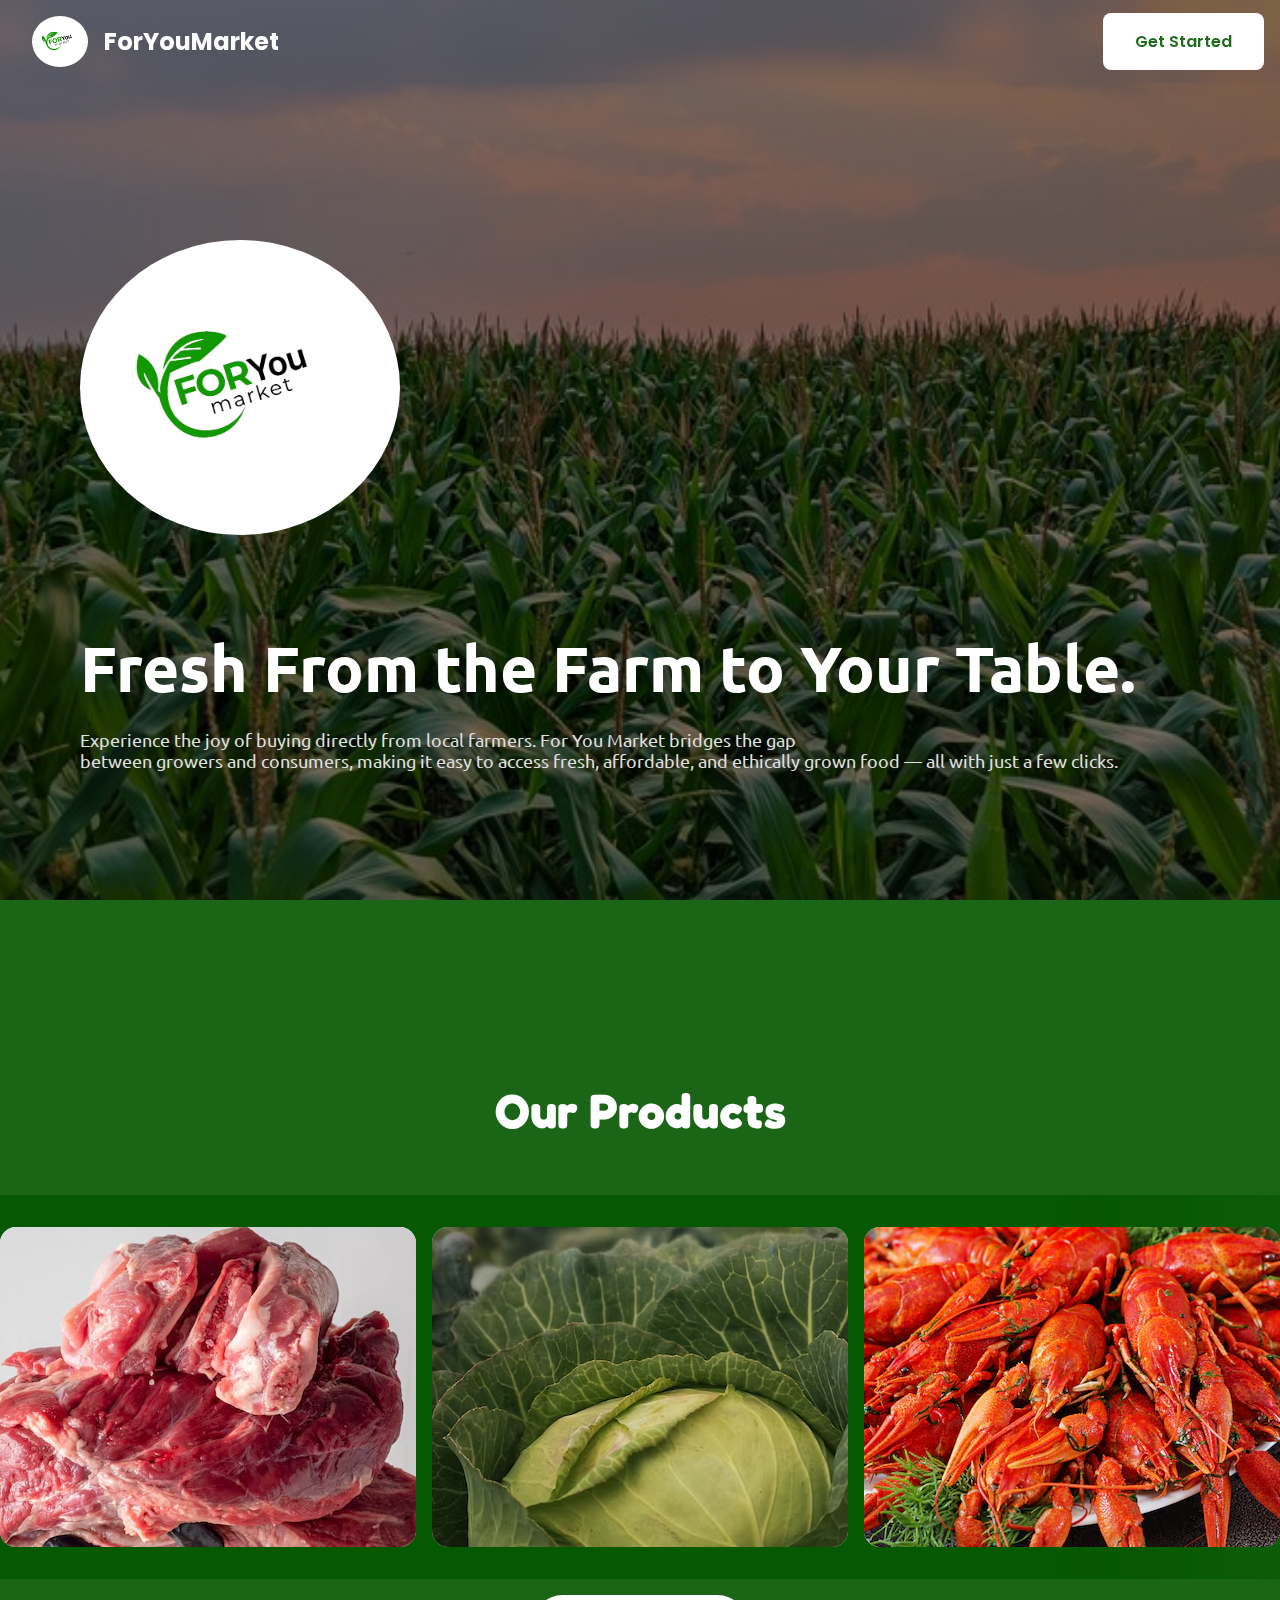
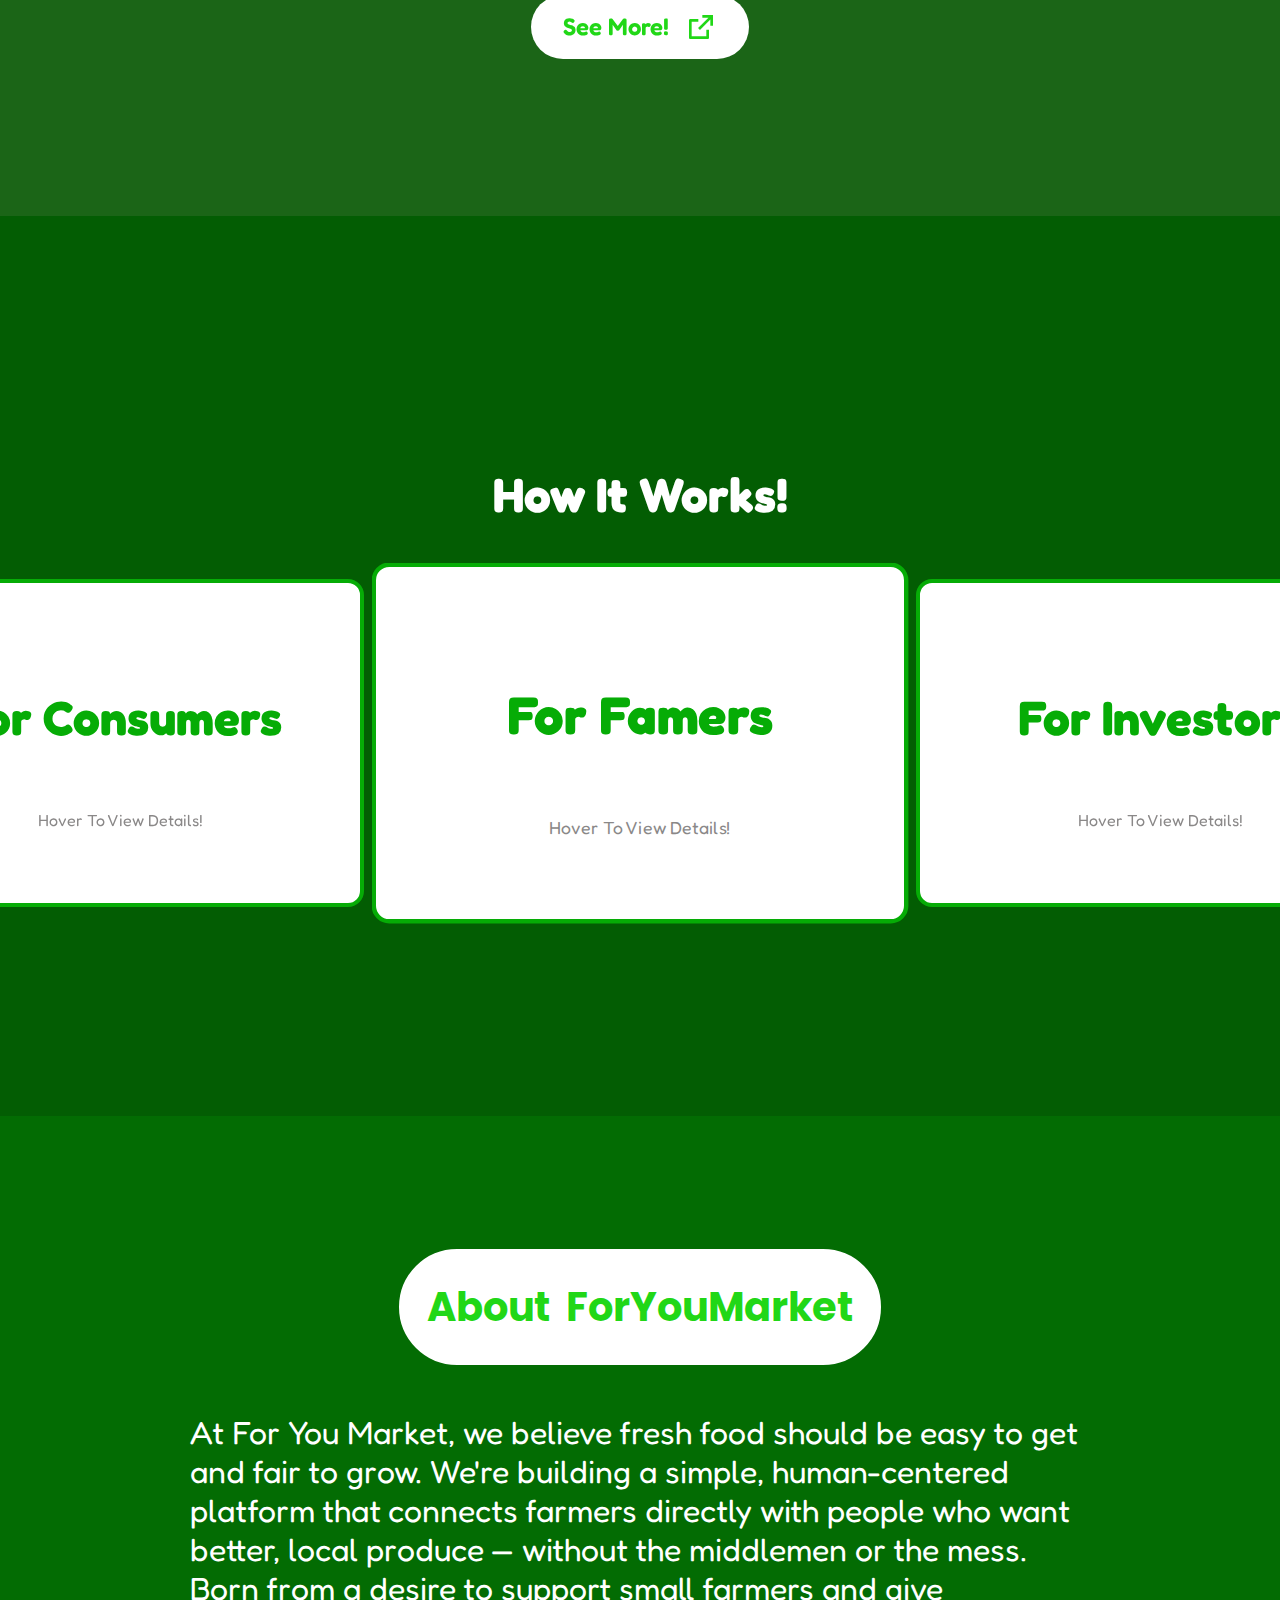
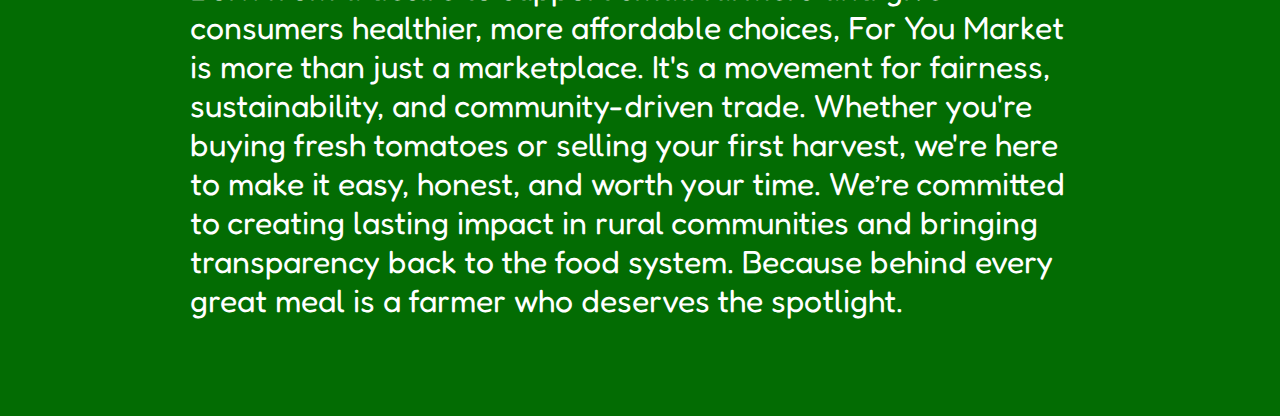
<file: index.html>
<!DOCTYPE html>
<html lang="en">
  <head>
    <meta charset="UTF-8" />
    <meta name="viewport" content="width=device-width, initial-scale=1.0" />
    <link rel="stylesheet" href="./styles.css" />

    <link rel="preconnect" href="https://fonts.googleapis.com" />
    <link rel="preconnect" href="https://fonts.gstatic.com" crossorigin />
    <link
      href="https://fonts.googleapis.com/css2?family=Fredoka:wght@300..700&display=swap"
      rel="stylesheet"
    />

    <link
      href="https://fonts.googleapis.com/css2?family=Josefin+Sans:ital,wght@0,100..700;1,100..700&display=swap"
      rel="stylesheet"
    />
    <link rel="preconnect" href="https://fonts.googleapis.com" />
    <link rel="preconnect" href="https://fonts.gstatic.com" crossorigin />
    <link
      href="https://fonts.googleapis.com/css2?family=Roboto:ital,wght@0,100..900;1,100..900&display=swap"
      rel="stylesheet"
    />
    <link
      rel="stylesheet"
      href="https://cdnjs.cloudflare.com/ajax/libs/font-awesome/6.7.2/css/all.min.css"
    />

    <link rel="preconnect" href="https://fonts.googleapis.com" />
    <link rel="preconnect" href="https://fonts.gstatic.com" crossorigin />
    <link
      href="https://fonts.googleapis.com/css2?family=Poppins:ital,wght@0,100;0,200;0,300;0,400;0,500;0,600;0,700;0,800;0,900;1,100;1,200;1,300;1,400;1,500;1,600;1,700;1,800;1,900&display=swap"
      rel="stylesheet"
    />

    <link rel="preconnect" href="https://fonts.googleapis.com" />
    <link rel="preconnect" href="https://fonts.gstatic.com" crossorigin />
    <link
      href="https://fonts.googleapis.com/css2?family=Ubuntu:ital,wght@0,300;0,400;0,500;0,700;1,300;1,400;1,500;1,700&display=swap"
      rel="stylesheet"
    />

    <link
      rel="stylesheet"
      href="https://fonts.googleapis.com/css2?family=Material+Symbols+Outlined:opsz,wght,FILL,GRAD@24,400,0,0&icon_names=arrow_forward"
    />
    <link
      rel="shortcut icon"
      href="./images/logo-WhatsApp Image 2025-02-01 at 15.04.51_9eaccc3b.jpg"
      type="image/x-icon"
    />

    <title>For You Market</title>
  </head>
  <body>
    <header>
      <div class="left-section">
        <img src="./images/logo.jpg" />

        <p>ForYouMarket</p>
      </div>

      <a id="bounce" href="#home">Get Started</a>
    </header>

    <section id="home" class="slider hero-section">
      <div class="slides">
        <input type="radio" name="radio-btn" id="radio1" />
        <input type="radio" name="radio-btn" id="radio2" />
        <input type="radio" name="radio-btn" id="radio3" />
        <input type="radio" name="radio-btn" id="radio4" />

        <!-- First Slide -->

        <div class="sliderr first">
          <div class="black-cover">
            <div class="container">
              <div class="image-container">
                <img class="image" src="./images/logo.jpg" />
              </div>
              <h4>Fresh From the Farm to Your Table.</h4>

              <p>
                Experience the joy of buying directly from local farmers. For
                You Market bridges the gap <br />between growers and consumers,
                making it easy to access fresh, affordable, and ethically grown
                food — all with just a few clicks.
              </p>
            </div>
          </div>
        </div>

        <!-- Second Slide -->

        <div class="slid">
          <div class="black-cover">
            <div class="container">
              <div class="image-container">
                <img class="image" src="./images/logo.jpg" />
              </div>

              <h4>Empowering Farmers, Feeding Communities.</h4>

              <p>
                For You Market is a trusted platform designed to give farmers
                <br />
                the tools to sell their goods and reach new customers. We're
                building a future where food is fresher, farmers are
                <br />supported, and communities thrive through direct
                connections.
              </p>
            </div>
          </div>
        </div>

        <!-- Third Slide -->

        <div class="slyde">
          <div class="black-cover">
            <div class="container">
              <div class="image-container">
                <img class="image" src="./images/logo.jpg" />
              </div>

              <h4>A Better Way to Buy and Sell Farm Goods.</h4>

              <p>
                Say goodbye to middlemen. With For You Market, farmers can<br />
                showcase their produce to a wider audience, and buyers can enjoy
                high-quality, seasonal goods straight from the source — all<br />
                while supporting local agriculture.
              </p>
            </div>
          </div>
        </div>

        <!-- Fourth Slide -->
        <div class="slyd">
          <div class="black-cover">
            <div class="container">
              <div class="image-container">
                <img class="image" src="./images/logo.jpg" />
              </div>

              <h4>Buy Local. Support Farmers. Eat Better.</h4>

              <p>
                For You Market connects you with real farmers so you can shop
                fresh, <br />eat well, and make a difference one order at a
                time. Every purchase helps build a stronger, more sustainable
                food community.
              </p>
            </div>
          </div>
        </div>

        <div class="navigation-auto">
          <div class="auto-btn1"></div>
          <div class="auto-btn2"></div>
          <div class="auto-btn3"></div>
          <div class="auto-btn4"></div>
        </div>
      </div>
      <div class="navigation-manual">
        <label for="radio1" id="radio1" class="manual-btn"></label>
        <label for="radio2" id="radio2" class="manual-btn"></label>
        <label for="radio3" id="radio3" class="manual-btn"></label>
        <label for="radio4" id="radio4" class="manual-btn"></label>
      </div>
      <!-- 
      <a class="btn-up" href="#home">
        <svg
          xmlns="http://www.w3.org/2000/svg"
          viewBox="0 0 24 24"
          width="36"
          height="36"
          fill="currentColor"
        >
          <path
            d="M20.7134 8.12811L20.4668 8.69379C20.2864 9.10792 19.7136 9.10792 19.5331 8.69379L19.2866 8.12811C18.8471 7.11947 18.0555 6.31641 17.0677 5.87708L16.308 5.53922C15.8973 5.35653 15.8973 4.75881 16.308 4.57612L17.0252 4.25714C18.0384 3.80651 18.8442 2.97373 19.2761 1.93083L19.5293 1.31953C19.7058 0.893489 20.2942 0.893489 20.4706 1.31953L20.7238 1.93083C21.1558 2.97373 21.9616 3.80651 22.9748 4.25714L23.6919 4.57612C24.1027 4.75881 24.1027 5.35653 23.6919 5.53922L22.9323 5.87708C21.9445 6.31641 21.1529 7.11947 20.7134 8.12811ZM20 11C20.6986 11 21.3694 10.8806 21.9929 10.6611C21.9976 10.7735 22 10.8865 22 11C22 15.4183 18.4183 19 14 19V22.5C9 20.5 2 17.5 2 11C2 6.58172 5.58172 3 10 3H14C14.1135 3 14.2265 3.00237 14.3389 3.00705C14.1194 3.63061 14 4.30136 14 5C14 8.31371 16.6863 11 20 11Z"
          ></path>
        </svg>
      </a> -->
    </section>

    <section id="products" class="products-preview">
      <h2>Our Products</h2>
      <div class="products-container">
        <div class="product-card">
          <img src="./images/meat.avif" alt="" srcset="" />
        </div>

        <div class="product-card">
          <img src="./images/cabage.avif" alt="" srcset="" />
        </div>

        <div class="product-card">
          <img src="./images/crayfish.avif" alt="" srcset="" />
        </div>
      </div>

      <a class="btn-a" href="./product.html"
        >See More!
        <svg
          xmlns="http://www.w3.org/2000/svg"
          viewBox="0 0 24 24"
          width="32"
          height="32"
          fill="currentColor"
        >
          <path
            d="M10 6V8H5V19H16V14H18V20C18 20.5523 17.5523 21 17 21H4C3.44772 21 3 20.5523 3 20V7C3 6.44772 3.44772 6 4 6H10ZM21 3V11H19L18.9999 6.413L11.2071 14.2071L9.79289 12.7929L17.5849 5H13V3H21Z"
          ></path>
        </svg>
      </a>
    </section>

    <section id="services" class="our-services">
      <div class="service-container">
        <h2>How It Works!</h2>
        <div class="our-service-card-container">
          <div class="our-card consumers-card">
            <h3>For Consumers</h3>
            <p class="instruct">Hover To View Details!</p>

            <div class="black">
              <p class="text-info">
                For You Market gives customers access to fresh, local produce at
                fair prices. By buying directly from farmers, they enjoy
                higher-quality food with full transparency on where it comes
                from. It’s convenient, reliable, and supports local agriculture
                — all from the comfort of their phone or computer.
              </p>
            </div>
          </div>

          <div class="our-card farmers-card">
            <h3>For Famers</h3>
            <p class="instruct">Hover To View Details!</p>

            <div class="black">
              <p class="text-info">
                Farmers can sell directly to buyers, set their prices, and
                manage their business with ease. No middlemen, no unfair deals —
                just real control and better income. We provide tools for
                visibility, trust, and growth — so farmers thrive, not just
                survive.
              </p>
            </div>
          </div>

          <div class="our-card investors-card">
            <h3>For Investors</h3>
            <p class="instruct">Hover To View Details!</p>
            <div class="black">
              <p class="text-info">
                We’re building digital infrastructure for local agriculture.
                With scalable tech, real-time data, and strong community demand,
                For You Market is unlocking a high-growth, impact-driven market.
                It’s a simple model with real traction — and a massive untapped
                opportunity in rural economies.
              </p>
            </div>
          </div>
        </div>
      </div>
    </section>

    <section class="about-us">
      <div class="about-container">
        <h4>About <span>ForYouMarket</span></h4>
        <div class="p-pack">
          <p>
            At For You Market, we believe fresh food should be easy to get and
            fair to grow. We're building a simple, human-centered platform that
            connects farmers directly with people who want better, local produce
            — without the middlemen or the mess. Born from a desire to support
            small farmers and give consumers healthier, more affordable choices,
            For You Market is more than just a marketplace. It's a movement for
            fairness, sustainability, and community-driven trade. Whether you're
            buying fresh tomatoes or selling your first harvest, we're here to
            make it easy, honest, and worth your time. We’re committed to
            creating lasting impact in rural communities and bringing
            transparency back to the food system. Because behind every great
            meal is a farmer who deserves the spotlight.
          </p>
        </div>
      </div>
    </section>
    <!-- <footer>
      <div class="left-section">
        <img src="./images/logo.jpg" />

        <p>ForYouMarket</p>
      </div>

      <a href="#home">Get Started</a>
    </footer> -->
    <script src="script.js"></script>
  </body>
</html>
</file>
<file: styles.css>
header {
  display: flex;
  flex-direction: row;
  margin: 0%;
  z-index: 1;
  position: fixed;
  left: 0;
  right: 0;
  top: 0;
  padding-top: 0%;
  padding-bottom: 0%;
  padding-left: 2rem;
  padding-right: 1rem;
  backdrop-filter: blur(10px);
  margin: 0%;
  height: auto;
  justify-content: space-between;
  align-items: center;
}

img {
  cursor: pointer;
}

header > a {
  text-decoration: none;
  width: fit-content;
  padding: 1rem 2rem 1rem 2rem;
  background-color: white;
  color: rgba(9, 94, 5, 0.91);
  font-family: Poppins;
  font-size: 1rem;
  display: flex;
  cursor: pointer;
  align-items: center;
  gap: 1rem;
  justify-content: center;
  font-weight: 600;
  border-radius: 0.5rem;
}

header > a:hover {
  background-color: rgba(9, 94, 5, 0.91);
  color: white;

  transition: 0.5s;
}

html {
  scroll-behavior: smooth;
  transition: 0.5s;
}

header > .left-section > img {
  width: 3.5rem;
  border-radius: 50%;
}

header > .left-section > p {
  font-size: 1.5rem;
  font-weight: 700;

  color: #fffffffb;
  font-family: Poppins;
}

header > .left-section {
  display: flex;
  gap: 1rem;
  flex-direction: row;
  justify-content: center;
  align-items: center;
}

ul {
  display: flex;
  gap: 1rem;
  list-style-type: none;
  align-items: center;
  text-align: center;
  /* margin-top: -.5rem; */
  justify-content: center;
}

ul li a {
  text-decoration: none;
  color: #ffffff;
  font-family: Ubuntu;
  text-align: center;
  /* border: 1px solid green; */
  padding-top: 10px;
  padding-bottom: 10px;
  padding-left: 20px;
  padding-right: 20px;
  display: flex;
  justify-content: center;
  align-items: center;
}

ul li a:hover {
  text-decoration: none;
  color: white;
  font-family: Ubuntu;
  background-color: rgba(11, 211, 0, 0.91);
  text-align: center;
  border: 1px solid white;
  padding-top: 10px;
  padding-bottom: 10px;
  padding-left: 20px;
  padding-right: 20px;
  display: flex;
  justify-content: center;
  align-items: center;
  transition: 0.5s;
}

#bounce {
  animation: bounce 1s infinite;
}

@keyframes bounce {
  0%,
  100% {
    transform: translateY(0);
  }
  50% {
    transform: translateY(-5px);
  }
}

.container li a {
  text-decoration: none;
  color: #ffffff;
  font-family: Ubuntu;
  text-align: center;
  border: 1px solid rgba(11, 211, 0, 0.91);
  padding-top: 10px;
  padding-bottom: 10px;
  padding-left: 20px;
  padding-right: 20px;
  display: flex;
  width: 10rem;
  justify-content: center;
  align-items: center;
}

li a:hover {
  text-decoration: none;
  color: rgb(255, 255, 255);
  font-family: Ubuntu;
  background-color: rgba(11, 211, 0, 0.91);
  text-align: center;
  border: 1px solid rgb(255, 255, 255);
  padding-top: 10px;
  padding-bottom: 10px;
  padding-left: 20px;
  padding-right: 20px;
  border-radius: 1rem;
  display: flex;
  justify-content: center;
  align-items: center;
  transition: 0.5s;
}

.menu-mobile {
  display: none;
}

.mini-burg {
  display: none;
}

/* ul li:hover{
                text-decoration: none;
                color: #ffffff;  
                border: 1px solid green;
                padding: 1rem;
                font-family: Ubuntu;
                
              } */

body {
  margin: 0;
  padding: 0;

  display: flex;
  flex-direction: column;
  justify-content: center;
  align-items: center;
}

.first > p {
  z-index: 2;
}

.slider .slides .slide img {
  width: 100vw;
  height: 100vh;
}

.slider {
  width: 100vw;
  height: 100lvh;

  overflow: hidden;
}

.slides {
  width: 500%;
  height: 350px;
  display: flex;
}
.slides > input {
  display: none;
}

.sliderr {
  background-image: url(./images/fresh-corn-plants-sunset-summer-day_130147-131.jpg);
  background-position: center;
  background-size: cover;
  background-repeat: no-repeat;
  width: 100lvw;
  gap: 1rem;
  font-family: Poppins;
  animation: slide 90s infinite;
  display: flex;
  flex-direction: column-reverse;
  height: 100lvh;
  transition: 2s;
}

.container {
  position: relative;
  display: flex;
  padding-top: 14rem;
  flex-direction: column;
  justify-content: left;
  align-items: left;

  margin-left: 1rem;
}

.black-cover {
  display: flex;
  width: 100vw;

  height: 100vh;
  background-color: #00000083;
  flex-direction: column-reverse;
  justify-content: left;
  align-items: left;
  padding: 4rem;
  margin-top: -3rem;
}

.image {
  width: 20rem;
  border-radius: 50%;
}

.container > h4 {
  font-family: Ubuntu;
  color: rgb(255, 255, 255);
  text-shadow: #8a8888;
  font-size: 4rem;
}

.container > p {
  margin-top: -4rem;
  font-weight: 400;
  font-family: Ubuntu;
  color: rgb(224, 224, 224);
  font-size: 1.1rem;
}

.slid {
  background-image: url(./images/fresh-tomato-nature-healthy-gourmet-vegetable-meal-generated-by-ai_188544-151550.avif);
  background-position: center;
  background-size: cover;
  background-repeat: no-repeat;
  width: 100lvw;
  font-family: Poppins;
  animation: slide 50s infinite;
  gap: 1rem;
  display: flex;
  flex-direction: column-reverse;
  height: 100lvh;
  transition: 2s;
}

.slyde {
  background-image: url(./images/rows-diverse-crops-organic-farm-featuring-rich-greens-earthy-browns-represent-sustainability_157027-3013.avif);
  background-position: center;
  animation: slide 50s infinite;
  background-size: cover;
  font-family: Poppins;
  background-repeat: no-repeat;
  width: 100lvw;
  gap: 1rem;
  display: flex;
  flex-direction: column-reverse;
  height: 100lvh;
  transition: 2s;
}

.slyd {
  background-image: url(./images/cows-meadow_1308-41455.avif);
  background-position: center;
  background-size: cover;
  background-repeat: no-repeat;
  font-family: Poppins;
  width: 100lvw;
  gap: 1rem;
  animation: slide 50s infinite;
  display: flex;
  flex-direction: column-reverse;
  height: 100lvh;
  transition: 2s;
}

.slide img {
  width: 800px;
  height: 500px;
}

.navigation-manual {
  position: absolute;
  width: 10px;
  margin-left: 10rem;
  gap: 1rem;
  margin-top: 30rem;
  display: flex;
  margin-left: 50vw;

  justify-content: center;
}

.manual-btn {
  border: 2px solid #ffffff;
  padding: 5px;
  display: none;
  border-radius: 20rem;
  cursor: pointer;
  margin: auto;
  transition: 1s;
  /* position: absolute; */
  /* bottom: 4; */
  /* margin-left: 50%; */
}

.manual-btn:not(:last-child) {
  margin-right: 1px;
}

.manual-btn:hover {
  background: rgba(11, 211, 0, 0.91);
}

#radio1:checked ~ .first {
  margin-left: 0;
}

#radio2:checked ~ .first {
  margin-left: -20%;
}

#radio3:checked ~ .first {
  margin-left: -40%;
}

#radio4:checked ~ .first {
  margin-left: -60%;
}

.navigation-auto {
  position: absolute;
  width: 10px;
  margin-left: 10.2rem;
  gap: 1rem;
  margin-top: 51.9rem;
  display: flex;
  margin-left: 50vw;
  justify-content: center;
}

.navigation-auto div {
  border: 2px solid #ffffff;
  padding: 5px;
  display: none;
  border-radius: 20rem;
  cursor: pointer;
  margin: auto;
  transition: 1s;
}

.navigation-auto div:not(:last-child) {
  margin-right: 1px;
}

#radio1:checked ~ .navigation-auto .auto-btn1 {
  background: green;
}
#radio2:checked ~ .navigation-auto .auto-btn2 {
  background: green;
}
#radio3:checked ~ .navigation-auto .auto-btn3 {
  background: green;
}
#radio4:checked ~ .navigation-auto .auto-btn4 {
  background: green;
}

.products-preview {
  display: flex;
  flex-direction: column;
  justify-content: center;
  align-items: center;
  /* background-image: url(./images/grass-bg.jpg); */
  background-color: rgba(4, 86, 0, 0.91);
  background-position: center;
  background-size: cover;
  background-repeat: no-repeat;
  backdrop-filter: blur(10px);
  width: 100%;
  gap: 1rem;
  color: white;
  font-family: Fredoka;
  padding-bottom: 1rem;
  height: 100vh;
}

.products-preview h2 {
  font-size: 3rem;
}

.products-container {
  display: flex;
  flex-direction: row;

  backdrop-filter: blur(100px);
  width: 100%;
  padding: 2rem;
  gap: 1rem;
  border-radius: 1rem;
  gap: 1rem;
  max-width: fit-content;
}

.product-card {
  width: 30rem;
  height: 20rem;
  background-color: white;
  border-radius: 1rem;
  overflow: hidden;
  display: flex;
  flex-direction: column;
  justify-content: center;
  align-items: center;
  gap: 1rem;
}

.product-card img {
  object-fit: fill;
  object-position: center;
}

.product-card > img:hover {
  scale: 1.1;
  transition: 0.5s;
}

.btn-a {
  text-decoration: none;
  width: fit-content;
  padding: 1rem 2rem 1rem 2rem;
  background-color: white;
  color: rgba(11, 211, 0, 0.91);
  font-family: Fredoka;
  font-size: 1.5rem;
  display: flex;
  cursor: pointer;
  align-items: center;
  gap: 1rem;
  justify-content: center;
  font-weight: 600;
  border-radius: 2rem;
}

.btn-a:hover {
  background-color: rgba(3, 61, 0, 0.91);
  color: white;

  transition: 0.5s;
  box-shadow: 0 6px 12px rgba(7, 99, 2, 0.91);
}

.our-services {
  display: flex;
  /* background-image: url(./images/our-service.avif); */
  background-color: rgb(3, 93, 3);
  background-position: center;
  background-size: cover;
  background-repeat: no-repeat;
  backdrop-filter: blur(1000px);
  flex-direction: column;
  align-items: center;
  gap: 1rem;
  justify-content: center;
  height: fit-content;
  width: 100vw;
}

.service-container {
  /* background-color: rgba(0, 0, 0, 0.784); */
  backdrop-filter: blur(10px);
  flex-direction: column;
  align-items: center;
  gap: 1rem;
  justify-content: center;
  height: fit-content;
  width: 100vw;
  display: flex;
  height: 100vh;
}

.service-container h2 {
  font-size: 3rem;
  color: white;
  font-family: Fredoka;
}

.our-service-card-container {
  display: flex;
  flex-direction: row;
  align-items: center;
  justify-content: center;
  gap: 2rem;
}

.our-card {
  width: 30rem;
  height: 20rem;
  background-color: #ffffff;
  color: rgb(6, 172, 6);
  border-radius: 1rem;
  /* padding: 1rem; */
  justify-content: center;
  align-items: center;
  border: 4px rgb(6, 172, 6) solid;
  text-align: center;
  font-family: Fredoka;
  display: flex;
  cursor: pointer;
  overflow: hidden;
  flex-direction: column;
}

.text-info {
  display: none;
}

.our-card h3 {
  font-size: 3rem;
}

.instruct {
  font-size: 1rem;
  animation: bounce 1.2s infinite;
  color: #8a8888;
  font-family: inherit;
}

.our-card:hover {
  background-color: rgb(3, 93, 3);
  h3 {
    display: none;
  }
  .instruct {
    display: none;
  }
  .text-info {
    font-weight: 500;
    display: block;
    color: rgb(3, 87, 3);
    font-family: Fredoka;
    font-size: 1.5rem;
    margin: 1rem;
    color: inherit;
  }

  .black {
    display: flex;
    flex-direction: column;

    align-items: center;
    justify-content: center;
  }

  cursor: pointer;
  color: white;
  border: 4px rgb(255, 255, 255) solid;
  transition: 0.1s;
}

.farmers-card {
  scale: 1.1;
}

.btn-up {
  text-decoration: none;
  flex-direction: column;

  color: white;
  width: 6rem;
  height: 4rem;
  position: fixed;
  border: 3px solid white;
  right: 0;
  background-color: rgb(6, 172, 6);
  border-radius: 1rem;
  font-weight: 600;
  z-index: 2;
  bottom: 0;
  margin-right: -1rem;
  margin-bottom: 1rem;
  /* top: 50%; */
  font-family: Fredoka;
  justify-content: center;
  font-size: 1.5rem;
  align-items: center;
  display: flex;
}
.btn-up:hover {
  background-color: white;
  border: 3px solid rgb(6, 172, 6);
  color: rgb(6, 172, 6);
  scale: 1.1;
}

.about-us {
  display: flex;
  background-color: rgb(3, 108, 3);
  background-position: center;
  background-repeat: no-repeat;
  background-size: cover;
  backdrop-filter: blur(10px);
  flex-direction: column;
  overflow: hidden;
  align-items: center;
  gap: 1rem;
  justify-content: center;
  height: 100vh;
  width: 100vw;
}

.about-container {
  /* background-color: rgba(0, 0, 0, 0.856); */
  /* backdrop-filter: blur(1000px); */
  width: 100%;
  height: 100vh;
  flex-direction: column;
  color: #ffffff;
  align-items: center;
  display: flex;
  justify-content: center;
  padding-top: 4rem;
  gap: 1rem;
  font-family: Fredoka;
}

.about-container h4 {
  font-size: 2.5rem;
  background-color: rgb(255, 255, 255);
  border: 4px white solid;
  width: fit-content;
  padding: 1.5rem;
  border-radius: 4rem;
  display: flex;
  flex-direction: row;
  justify-content: center;
  color: rgba(11, 211, 0, 0.91);
  font-family: Poppins;
  cursor: pointer;
  align-items: center;
  gap: 1rem;
  margin-bottom: -3rem;
}

span {
  font-family: Poppins;
  font-size: 2.5rem;
  background-color: transparent;
  color: rgba(11, 211, 0, 0.91);
}

.p-pack {
  padding: 3rem;
  font-size: 2rem;
  max-width: 900px;
}

footer {
  display: flex;
  flex-direction: row;
  margin: 0%;
  z-index: 1;
  width: 100vw;
  left: 0;
  right: 0;
  bottom: 0;
  padding-top: 0%;
  padding-bottom: 0%;
  padding-left: 2rem;
  padding-right: 1rem;
  backdrop-filter: blur(10px);
  margin: 0%;
  height: auto;
  justify-content: space-between;
  align-items: center;
  /* width: 100vw;
    margin: 0%;
  
    background-color: rgba(11, 211, 0, 0.91);
    height: auto;
    display: flex;
    flex-direction: row;
  
    align-items: center;
    justify-content: space-between;
    padding: 1rem; */
}

footer .left-section img {
  width: 5rem;
  border-radius: 50%;
}

footer .left-section {
  display: flex;
  flex-direction: row;
  gap: 1rem;
  align-items: center;
  font-family: Josefin Sans;
  color: white;
  font-size: 2rem;
  font-weight: 600;

  justify-content: center;
}

@media screen and (max-width: 500px) {
}

@media screen and (min-width: 1300px) and (max-width: 1500px) {
  .our-card,
  .product-card {
    width: 20rem;
    height: 20rem;
  }
}
</file>
